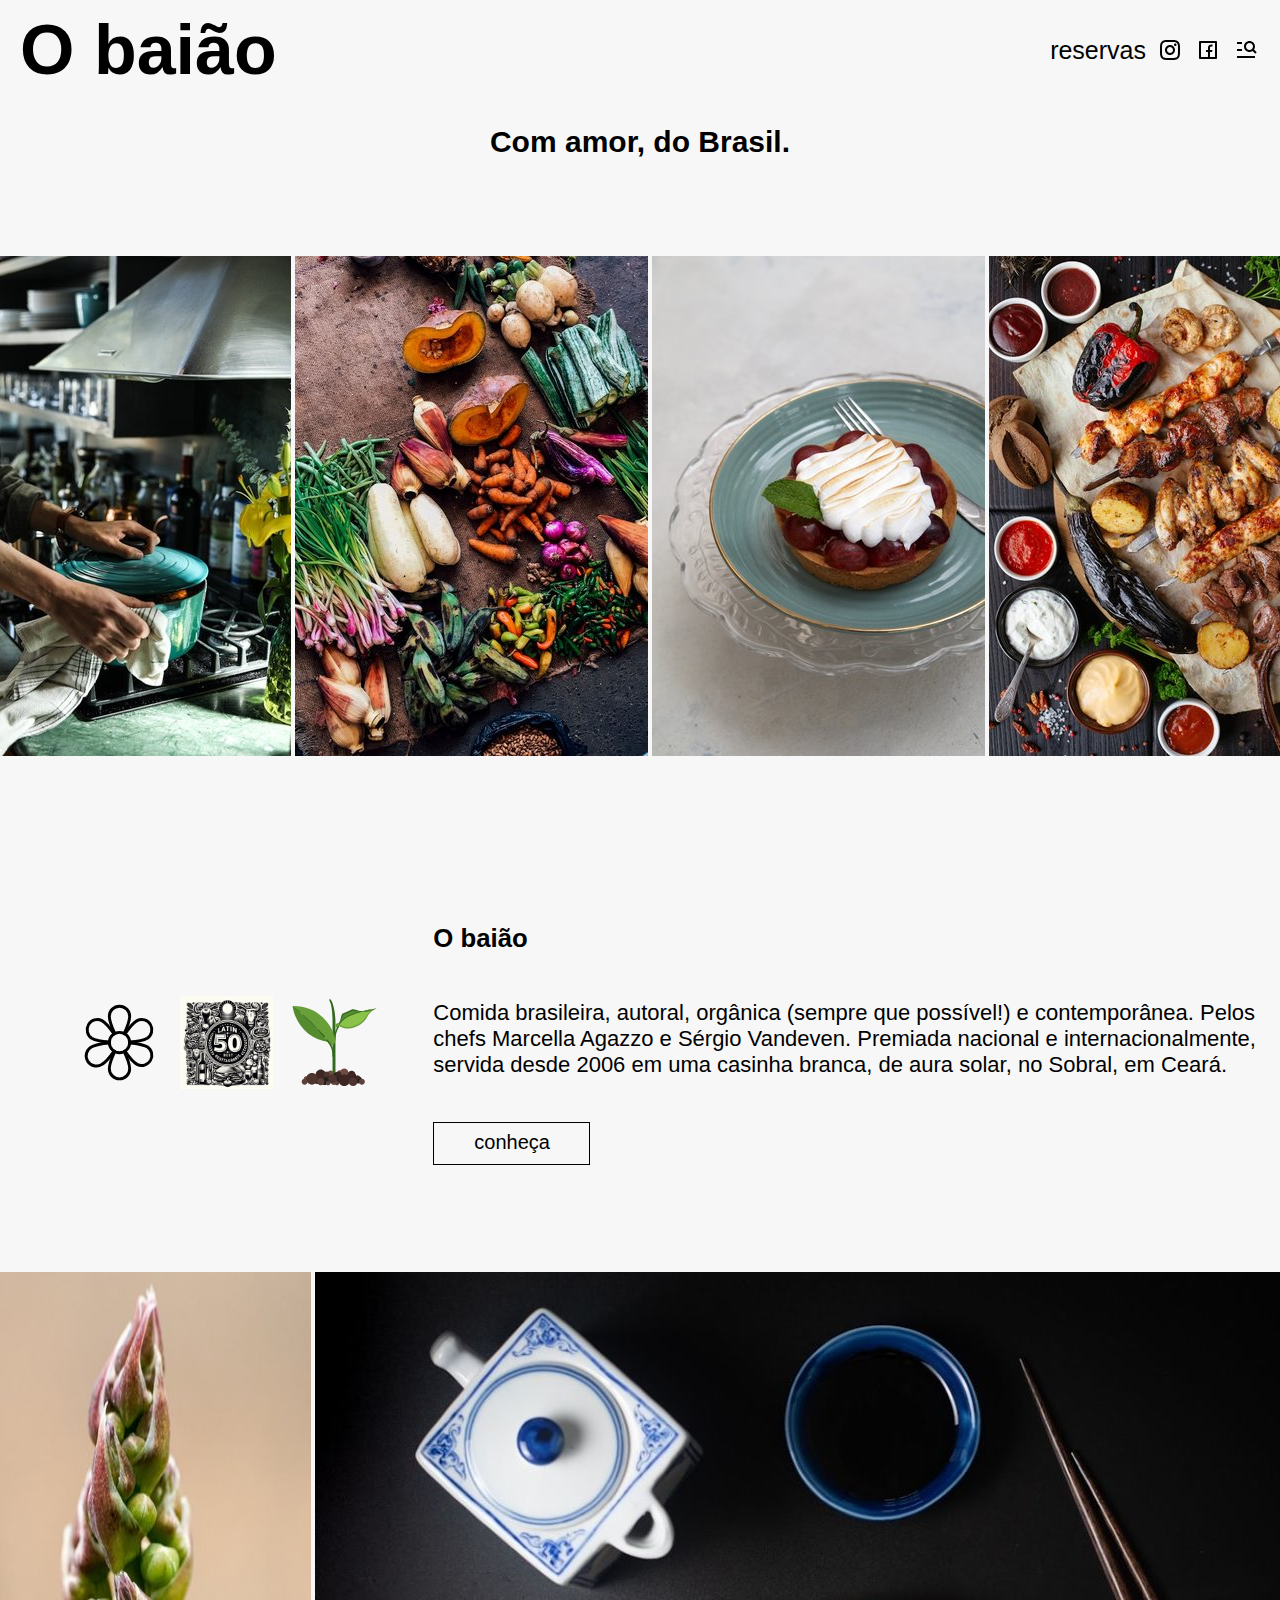
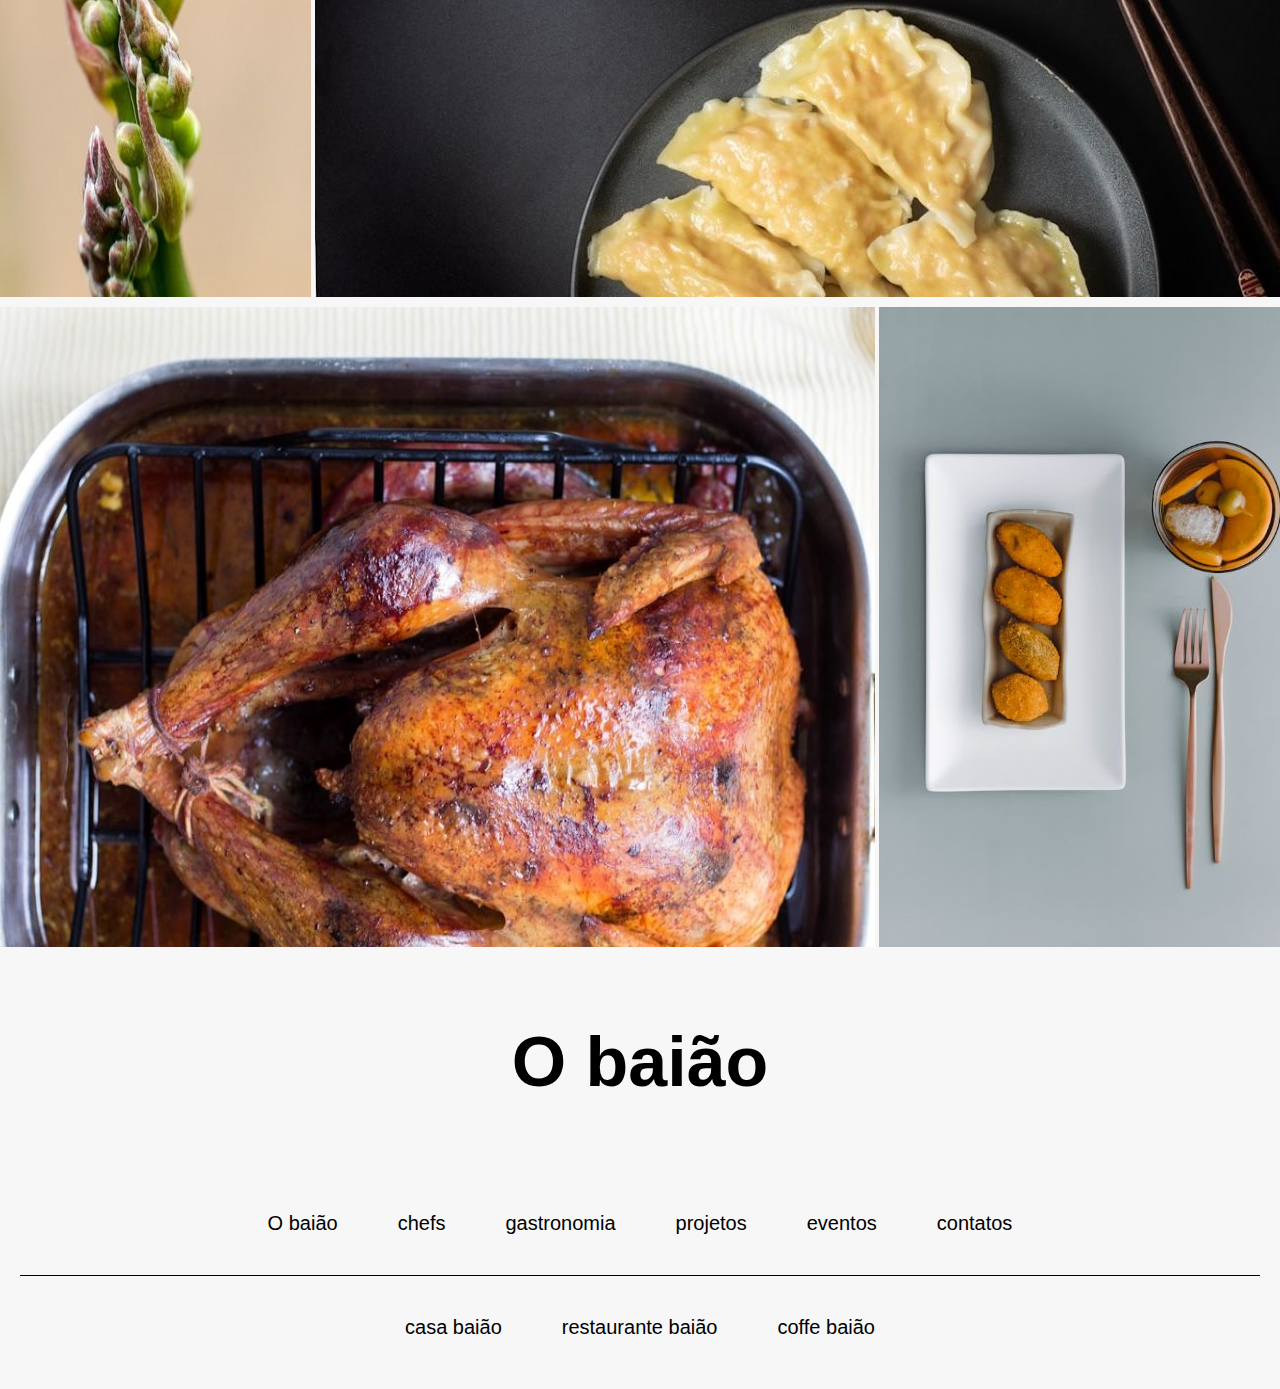
<file: index.html>
<!DOCTYPE html>

<head>
  <meta charset="UTF-8">
  <meta nome="viewport" content="width=device-width, initial-scale=1">
  <title> O baião - restaurante </title>
  <link rel="stylesheet" href="/style.css">
</head>

<body>
  <main>
    <div class=" display cabecalho">
      <h1 class="display-h1-start"> O baião </h1>
      <div class="flex-icon-reserva">
        <a class="cabecalho-reserva " href="/"> reservas </a>
        <a href="/"><img class="icone" src="/icon/insta.png" alt="instagram"></a>
        <a href="/"><img class="icone" src="/icon/face.png" alt="Facebook"></a>
        <a href="/links/menu.html"><img class="icone" src="/icon/menu.png" alt="Menu"></a>

      </div>
    </div>

    <div>
      <h2 class="slogan">Com amor, do Brasil. </h2>
    </div>
    <div class="display">
      <div class="flex-img">
        <img src="/img/img1.jpg" alt="Nossa cozinha">
        <img src="/img/img3.jpg" alt="Vegetais">
        <img src="/img/img11.jpg" alt="Sobremsa">
        <img src="/img/img33.jpg" alt="Sobremsa">
      </div>
    </div>

    <div class="display premio">
      <div class="flex-premios">
        <img class="icon-premio" src="/icon/flor.svg" alt="Flor">
        <img class="icon-premio" src="/icon/fifty.jpeg" alt="Premiação">
        <img class="icon-premio" src="/icon/ambiente.svg" alt="Muda de planta">
      </div>
      <div class="display texto-alinhamento">
        <h3> O baião</h3>
        <p> Comida brasileira, autoral, orgânica (sempre que possível!) e contemporânea. Pelos chefs Marcella Agazzo e Sérgio Vandeven. Premiada nacional e internacionalmente, servida desde 2006 em uma casinha branca, de aura solar, no Sobral, em Ceará.
        <p>
          <a class="botao-conheca" href="/"> conheça </a>
      </div>
    </div>

    <div class="display-img">
      <div class="flex-img2">
        <img src="/img/img23.jpg" alt="">
        <img src="/img/guioza.jpg" alt="">
      </div>
      <div class="flex-img2">
        <img src="/img/frango2.jpg" alt="">
        <img src="/img/petisco.jpg" alt="">
      </div>
    </div>

    <div>
      <h1 class="display-h1-center "> O baião</h1>
      <div class="flex-rodape">
        <a href="/links/obaiao.html"> O baião</a>
        <a href="/links/chefs.html"> chefs</a>
        <a href="/links/gastronomia.html"> gastronomia</a>
        <a href="/links/projetos.html"> projetos</a>
        <a href="/links/eventos.html"> eventos</a>
        <a href="/links/contato.html"> contatos</a>
      </div>
      <div class="display">
        <span class="detalhe-rodape"> </span>
      </div>
      <div class="flex-rodape">
        <a href="/"> casa baião </a>
        <a href="/"> restaurante baião </a>
        <a href="/"> coffe baião </a>
      </div>
    </div>

  </main>
</body>


</html>
</file>
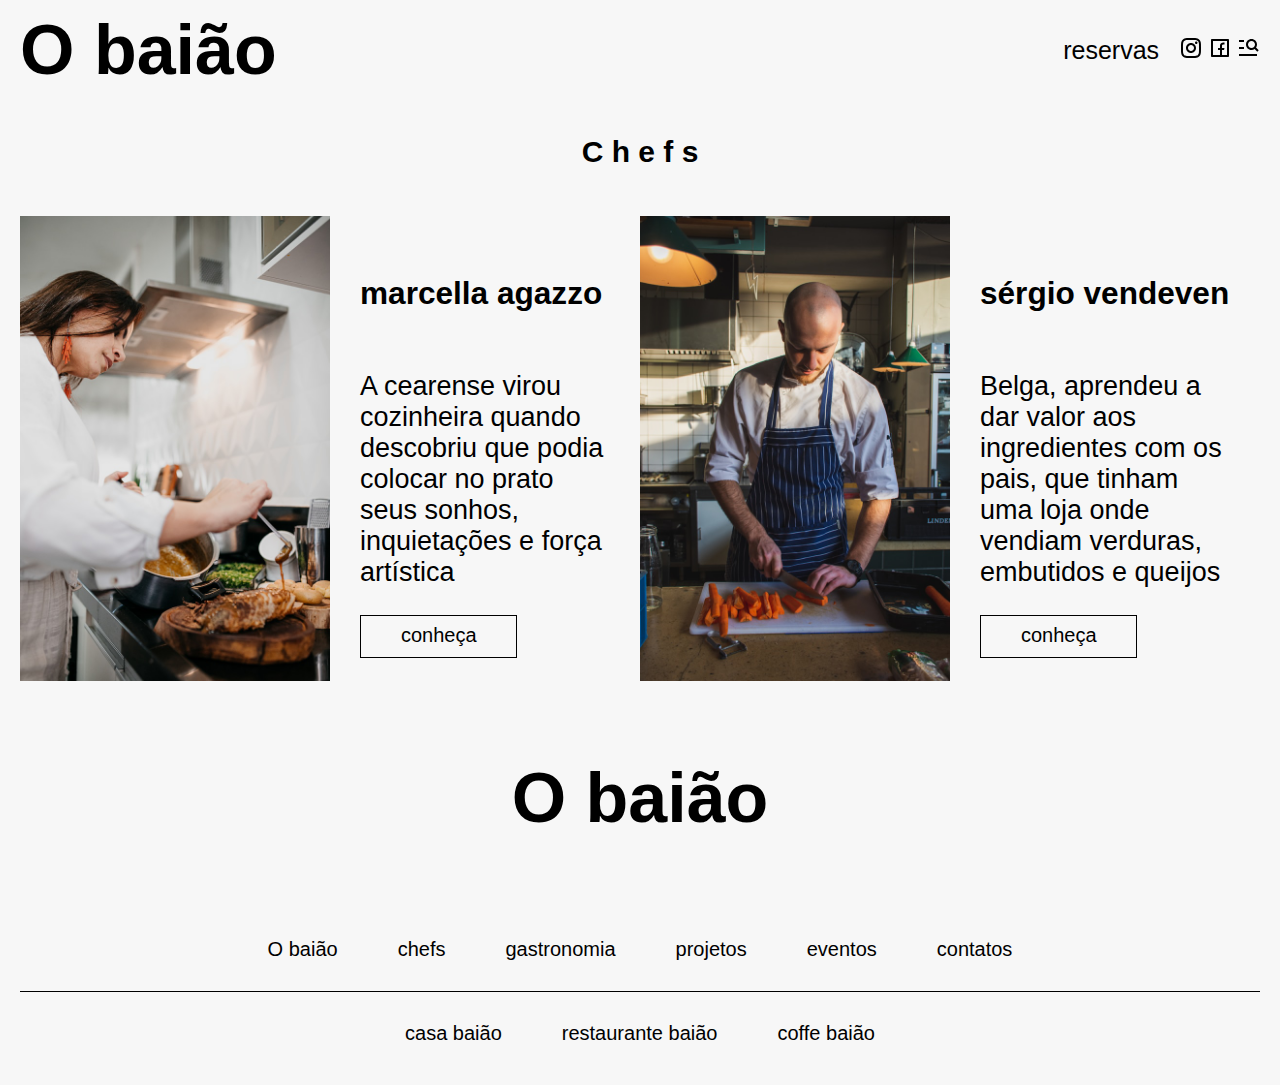
<file: links/chefs.html>
<!DOCTYPE html>

<head>
  <meta charset="UTF-8">
  <title>O baião</title>
  <link rel="stylesheet" href="/chefstyle.css">

</head>

<body>
  <div class=" display cabecalho">
    <h1 class="display-h1-start"> O baião </h1>
    <div class="flex-icon-reserva">
      <a class="cabecalho-reserva reserva" href="/"> reservas </a>
      <div>
        <a href="/"><img class="icone" src="/icon/insta.png" alt="instagram"></a>
        <a href="/"><img class="icone" src="/icon/face.png" alt="Facebook"></a>
        <a href="/links/menu.html"><img class="icone" src="/icon/menu.png" alt="Menu"></a>
      </div>
    </div>
  </div>
  <div>
    <h2 class="slogan">C h e f s </h2>
  </div>

  <div class="display colunas">
    <div>
      <img src="/img/chefmulher.jpg" alt="Chef de cozinha mulher">
    </div>
    <div class="display descricao">
      <h3> marcella agazzo</h3>
      <p>A cearense virou cozinheira quando descobriu que podia colocar no prato seus sonhos, inquietações e força artística </p>
      <a class="botao-conheca" href="/"> conheça</a>
    </div>
    <div>
      <img src="/img/chefhomem.jpg" alt="Chef de cozinha homem">
    </div>
    <div class="display descricao">
      <h3> sérgio vendeven</h3>
      <p>Belga, aprendeu a dar valor aos ingredientes com os pais, que tinham uma loja onde vendiam verduras, embutidos e queijos</p>
      <a class="botao-conheca" href="/"> conheça </a>
    </div>
  </div>

  <div>
    <h1 class="display-h1-center "> O baião</h1>
    <div class="flex-rodape">
      <a href="/links/obaiao.html"> O baião</a>
      <a href="/links/chefs.html"> chefs</a>
      <a href="/links/gastronomia.html"> gastronomia</a>
      <a href="/links/projetos.html"> projetos</a>
      <a href="/links/eventos.html"> eventos</a>
      <a href="/links/contato.html"> contatos</a>
    </div>
    <div class="display">
      <span class="detalhe-rodape"> </span>
    </div>
    <div class="flex-rodape">
      <a href="/"> casa baião </a>
      <a href="/"> restaurante baião </a>
      <a href="/"> coffe baião </a>
    </div>
  </div>

</body>

</html>
</file>
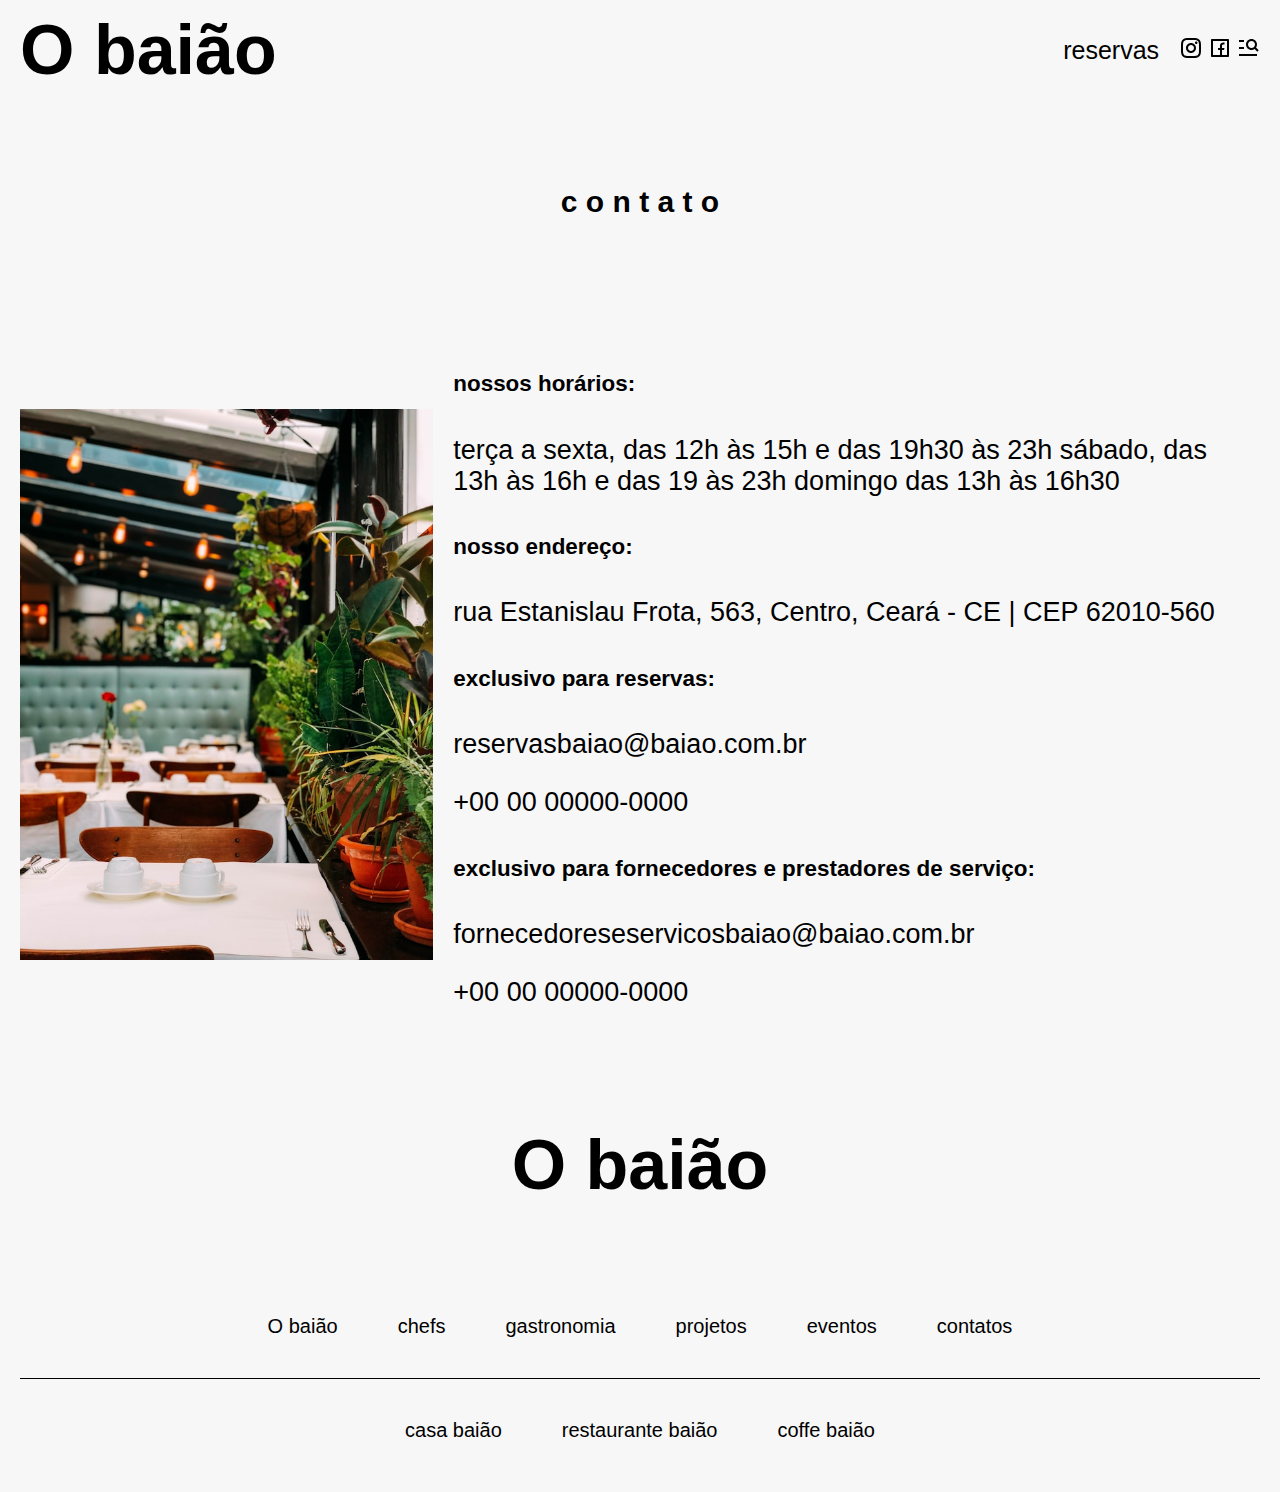
<file: links/contato.html>
<!DOCTYPE html>

<head>
  <meta charset="UTF-8">
  <title>O baião</title>
  <link rel="stylesheet" href="/contatostyle.css">

</head>

<body>
  <div class=" display cabecalho">
    <h1 class="display-h1-start"> O baião </h1>
    <div class="flex-icon-reserva">
      <a class="cabecalho-reserva reserva" href="/"> reservas </a>
      <div>
        <a href="/"><img class="icone" src="/icon/insta.png" alt="instagram"></a>
        <a href="/"><img class="icone" src="/icon/face.png" alt="Facebook"></a>
        <a href="/links/menu.html"><img class="icone" src="/icon/menu.png" alt="Menu"></a>
      </div>
    </div>
  </div>
  <div>
    <h2 class="slogan"> c o n t a t o </h2>
  </div>

  <div class="grid-infos">
    <img src="/img/ambiente.jpg" alt="Chef de cozinha mulher">

    <div class="flex-infos">
      <h5>nossos horários:</h5>
      <p> terça a sexta, das 12h às 15h e das 19h30 às 23h sábado, das 13h às 16h e das 19 às 23h domingo das 13h às 16h30</p>
      <h5>nosso endereço:</h5>
      <p>rua Estanislau Frota, 563, Centro, Ceará - CE | CEP 62010-560</p}>
      <h5>exclusivo para reservas:</h5>
      <p> reservasbaiao@baiao.com.br</p>
      <p> +00 00 00000-0000</p>
      <h5>exclusivo para fornecedores e prestadores de serviço:</h5>
      <p> fornecedoreseservicosbaiao@baiao.com.br</p>
      <p> +00 00 00000-0000</p>
    </div>
  </div>

  </div>


  <div>
    <h1 class="display-h1-center "> O baião</h1>
    <div class="flex-rodape">
      <a href="/links/obaiao.html"> O baião</a>
      <a href="/links/chefs.html"> chefs</a>
      <a href="/links/gastronomia.html"> gastronomia</a>
      <a href="/links/projetos.html"> projetos</a>
      <a href="/links/eventos.html"> eventos</a>
      <a href="/links/contato.html"> contatos</a>
    </div>
    <div class="display">
      <span class="detalhe-rodape"> </span>
    </div>
    <div class="flex-rodape">
      <a href="/"> casa baião </a>
      <a href="/"> restaurante baião </a>
      <a href="/"> coffe baião </a>
    </div>
  </div>

</body>

</html>
</file>
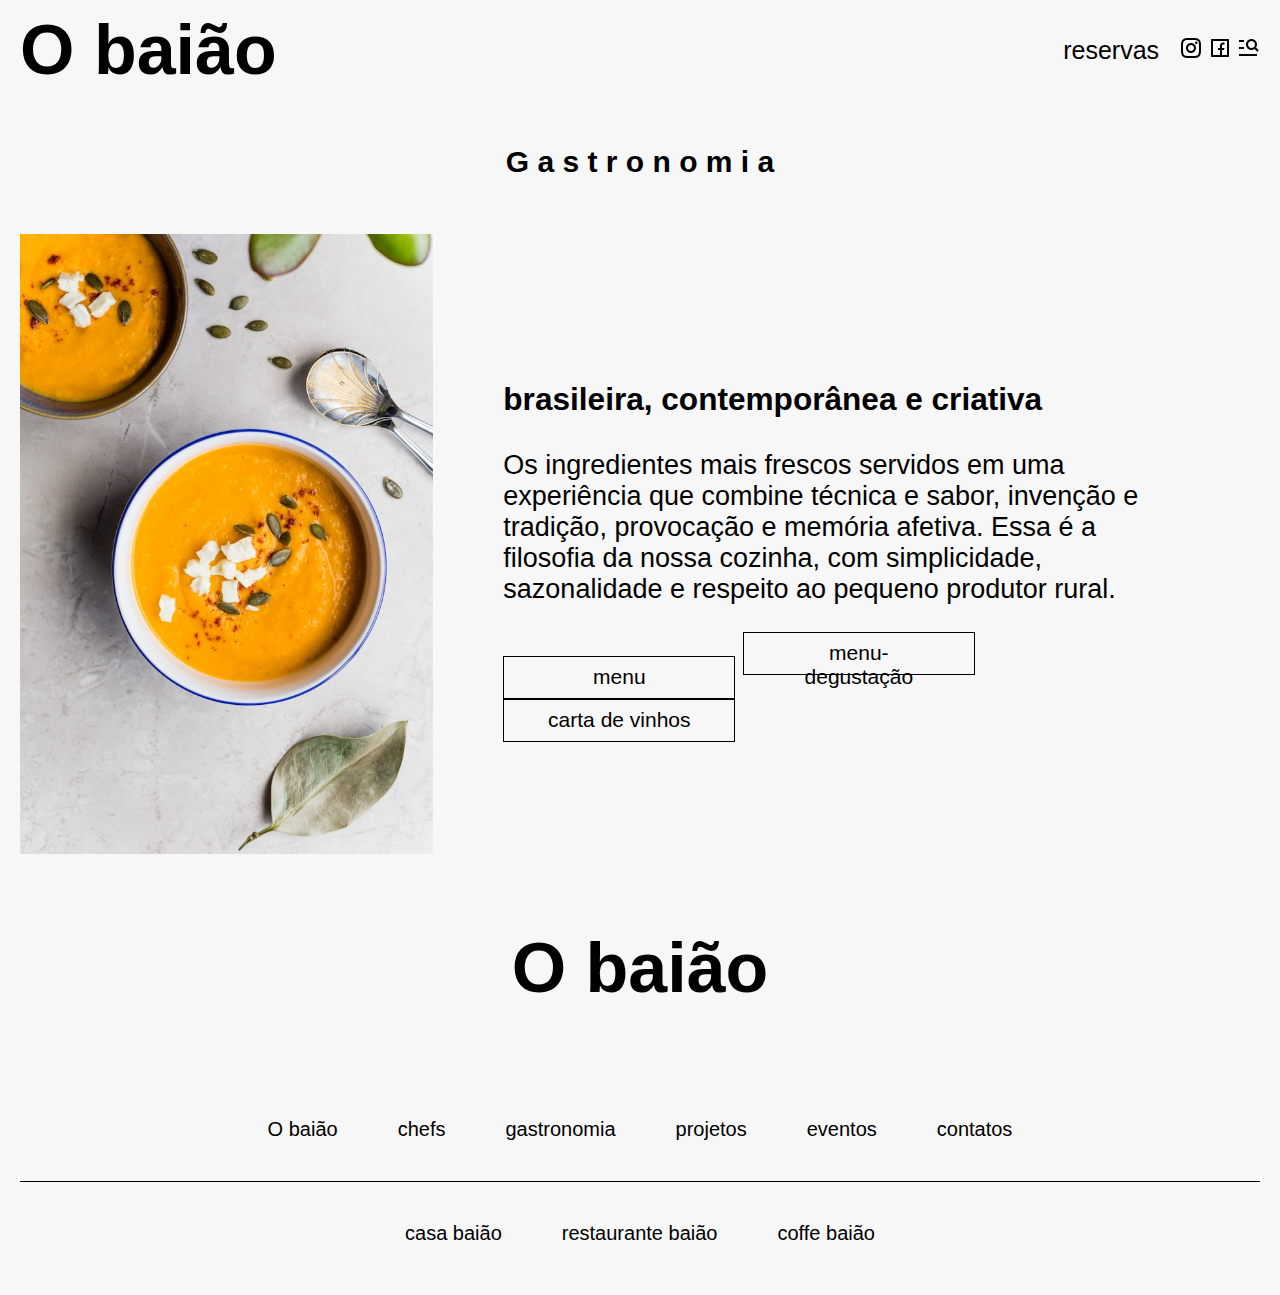
<file: links/gastronomia.html>
<!DOCTYPE html>

<head>
  <meta charset="UTF-8">
  <title>O baião</title>
  <link rel="stylesheet" href="/gastronomiastyle.css">

</head>

<body>
  <div class=" display cabecalho">
    <h1 class="display-h1-start"> O baião </h1>
    <div class="flex-icon-reserva">
      <a class="cabecalho-reserva reserva" href="/"> reservas </a>
      <div>
        <a href="/"><img class="icone" src="/icon/insta.png" alt="instagram"></a>
        <a href="/"><img class="icone" src="/icon/face.png" alt="Facebook"></a>
        <a href="/links/menu.html"><img class="icone" src="/icon/menu.png" alt="Menu"></a>
      </div>
    </div>
  </div>
  <div>
    <h2 class="slogan"> G a s t r o n o m i a </h2>
  </div>

  <div class="display colunas">
    <div class="flex-gastro-texto">
      <img src="/img/imggastro.jpg" alt="Chef de cozinha mulher">
    </div>
    <div class="grid-gastro">
      <h3> brasileira, contemporânea e criativa</h3>
      <p>Os ingredientes mais frescos servidos em uma experiência que combine técnica e sabor, invenção e tradição, provocação e memória afetiva. Essa é a filosofia da nossa cozinha, com simplicidade, sazonalidade e respeito ao pequeno produtor rural.</p>

      <a class="botoes" href="/"> menu</a>
      <a class="botoes" href="/"> menu-degustação</a>
      <a class="botoes" href="/"> carta de vinhos</a>

    </div>
  </div>


  <div>
    <h1 class="display-h1-center "> O baião</h1>
    <div class="flex-rodape">
      <a href="/links/obaiao.html"> O baião</a>
      <a href="/links/chefs.html"> chefs</a>
      <a href="/links/gastronomia.html"> gastronomia</a>
      <a href="/links/projetos.html"> projetos</a>
      <a href="/links/eventos.html"> eventos</a>
      <a href="/links/contato.html"> contatos</a>
    </div>
    <div class="display">
      <span class="detalhe-rodape"> </span>
    </div>
    <div class="flex-rodape">
      <a href="/"> casa baião </a>
      <a href="/"> restaurante baião </a>
      <a href="/"> coffe baião </a>
    </div>
  </div>

</body>

</html>
</file>
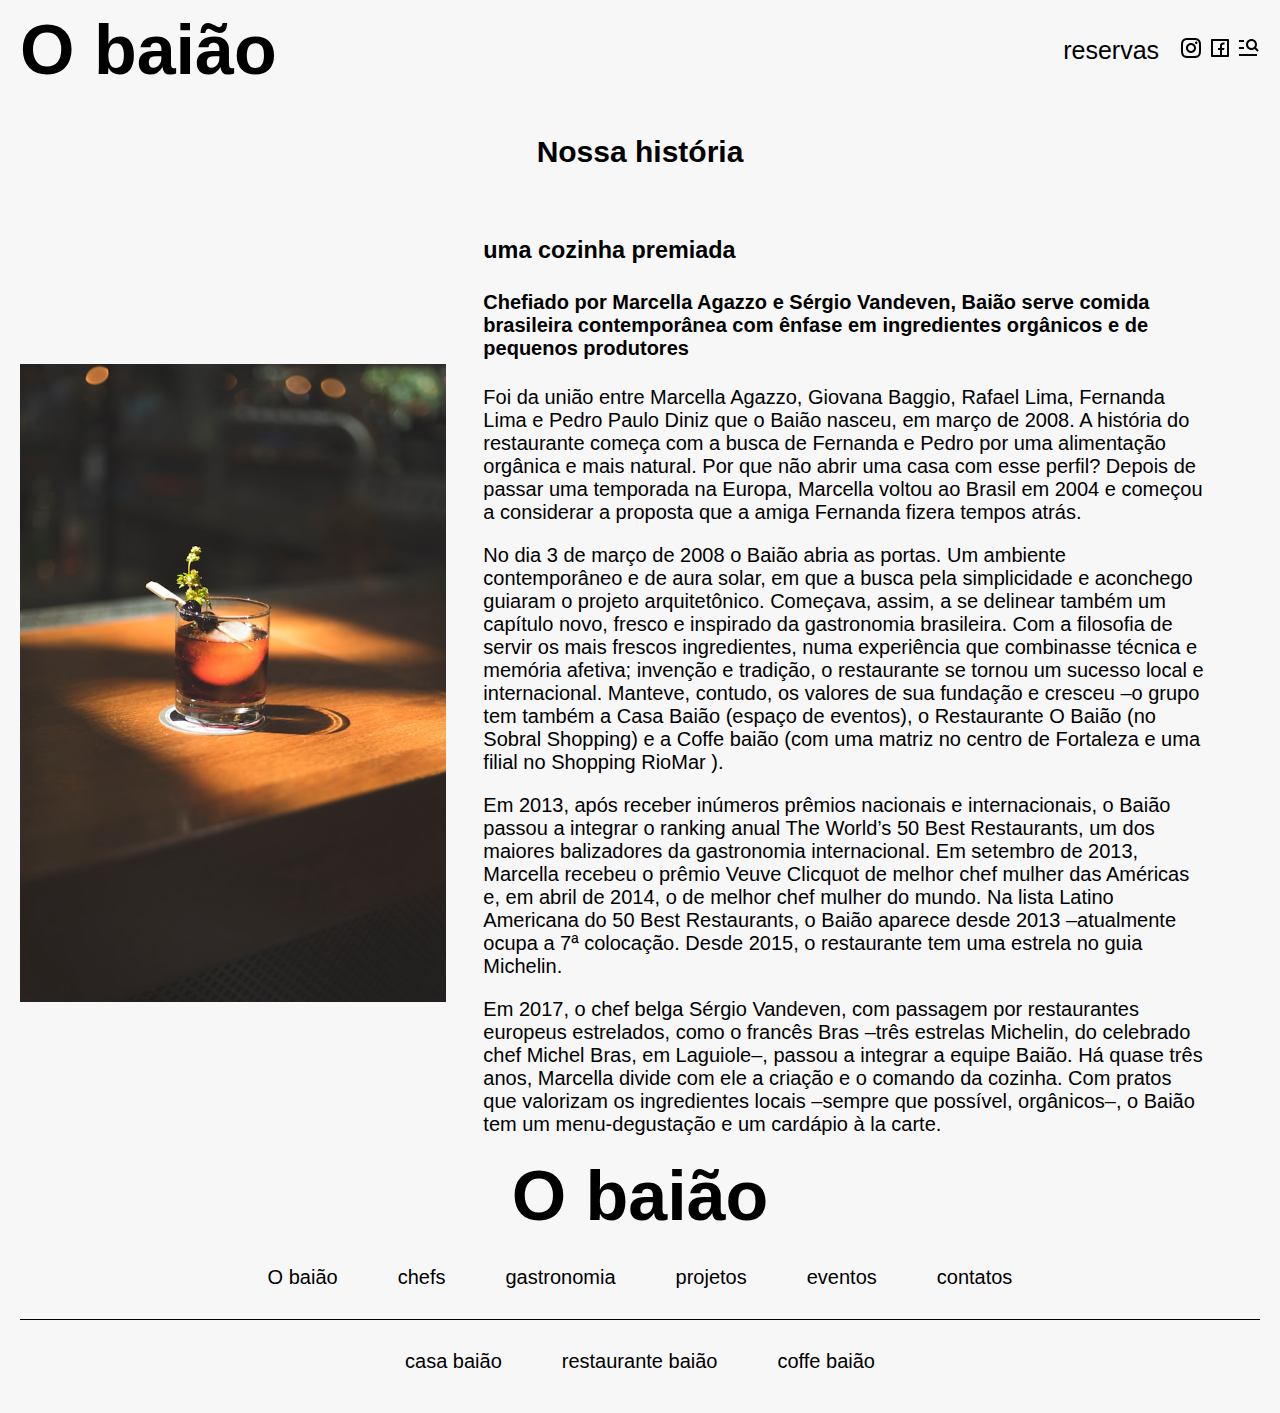
<file: links/obaiao.html>
<!DOCTYPE html>

<head>
  <meta charset="UTF-8">
  <title>O baião</title>
  <link rel="stylesheet" href="/obaiao.css">

</head>

<body>
  <div class=" display cabecalho">
    <h1 class="display-h1-start"> O baião </h1>
    <div class="flex-icon-reserva">
      <a class="cabecalho-reserva reserva" href="/"> reservas </a>
      <div>
        <a href="/"><img class="icone" src="/icon/insta.png" alt="instagram"></a>
        <a href="/"><img class="icone" src="/icon/face.png" alt="Facebook"></a>
        <a href="/links/menu.html"><img class="icone" src="/icon/menu.png" alt="Menu"></a>
      </div>
    </div>
  </div>
  <div>
    <h2 class="slogan"> Nossa história </h2>
  </div>

  <div class="display colunas">
    <div>
      <img src="/img/obaiao.jpg" alt="Chef de cozinha mulher">
    </div>
    <div class="grid-gastro">
      <h3> uma cozinha premiada</h3>
      <h4>Chefiado por Marcella Agazzo e Sérgio Vandeven, Baião serve comida brasileira contemporânea com ênfase em ingredientes orgânicos e de pequenos produtores </h4>
      <p>Foi da união entre Marcella Agazzo, Giovana Baggio, Rafael Lima, Fernanda Lima e Pedro Paulo Diniz que o Baião nasceu, em março de 2008. A história do restaurante começa com a busca de Fernanda e Pedro por uma alimentação orgânica e mais natural. Por que não abrir uma casa com esse perfil? Depois de passar uma temporada na Europa, Marcella voltou ao Brasil em 2004 e começou a considerar a proposta que a amiga Fernanda fizera tempos atrás.</p>
      <p>No dia 3 de março de 2008 o Baião abria as portas. Um ambiente contemporâneo e de aura solar, em que a busca pela simplicidade e aconchego guiaram o projeto arquitetônico. Começava, assim, a se delinear também um capítulo novo, fresco e inspirado da gastronomia brasileira. Com a filosofia de servir os mais frescos ingredientes, numa experiência que combinasse técnica e memória afetiva; invenção e tradição, o restaurante se tornou um sucesso local e internacional. Manteve, contudo, os valores de sua fundação e cresceu –o grupo tem também a Casa Baião (espaço de eventos), o Restaurante O Baião (no Sobral Shopping) e a Coffe baião (com uma matriz no centro de Fortaleza e uma filial no Shopping RioMar ).</p>
      <p>Em 2013, após receber inúmeros prêmios nacionais e internacionais, o Baião passou a integrar o ranking anual The World’s 50 Best Restaurants, um dos maiores balizadores da gastronomia internacional. Em setembro de 2013, Marcella recebeu o prêmio Veuve Clicquot de melhor chef mulher das Américas e, em abril de 2014, o de melhor chef mulher do mundo. Na lista Latino Americana do 50 Best Restaurants, o Baião aparece desde 2013 –atualmente ocupa a 7ª colocação. Desde 2015, o restaurante tem uma estrela no guia Michelin.</p>
      <p>Em 2017, o chef belga Sérgio Vandeven, com passagem por restaurantes europeus estrelados, como o francês Bras –três estrelas Michelin, do celebrado chef Michel Bras, em Laguiole–, passou a integrar a equipe Baião. Há quase três anos, Marcella divide com ele a criação e o comando da cozinha. Com pratos que valorizam os ingredientes locais –sempre que possível, orgânicos–, o Baião tem um menu-degustação e um cardápio à la carte.</p>
    </div>
  </div>


  <div>
    <h1 class="display-h1-center "> O baião</h1>
    <div class="flex-rodape">
      <a href="/links/obaiao.html"> O baião</a>
      <a href="/links/chefs.html"> chefs</a>
      <a href="/links/gastronomia.html"> gastronomia</a>
      <a href="/links/projetos.html"> projetos</a>
      <a href="/links/eventos.html"> eventos</a>
      <a href="/links/contato.html"> contatos</a>
    </div>
    <div class="display">
      <span class="detalhe-rodape"> </span>
    </div>
    <div class="flex-rodape">
      <a href="/"> casa baião </a>
      <a href="/"> restaurante baião </a>
      <a href="/"> coffe baião </a>
    </div>
  </div>

</body>

</html>
</file>
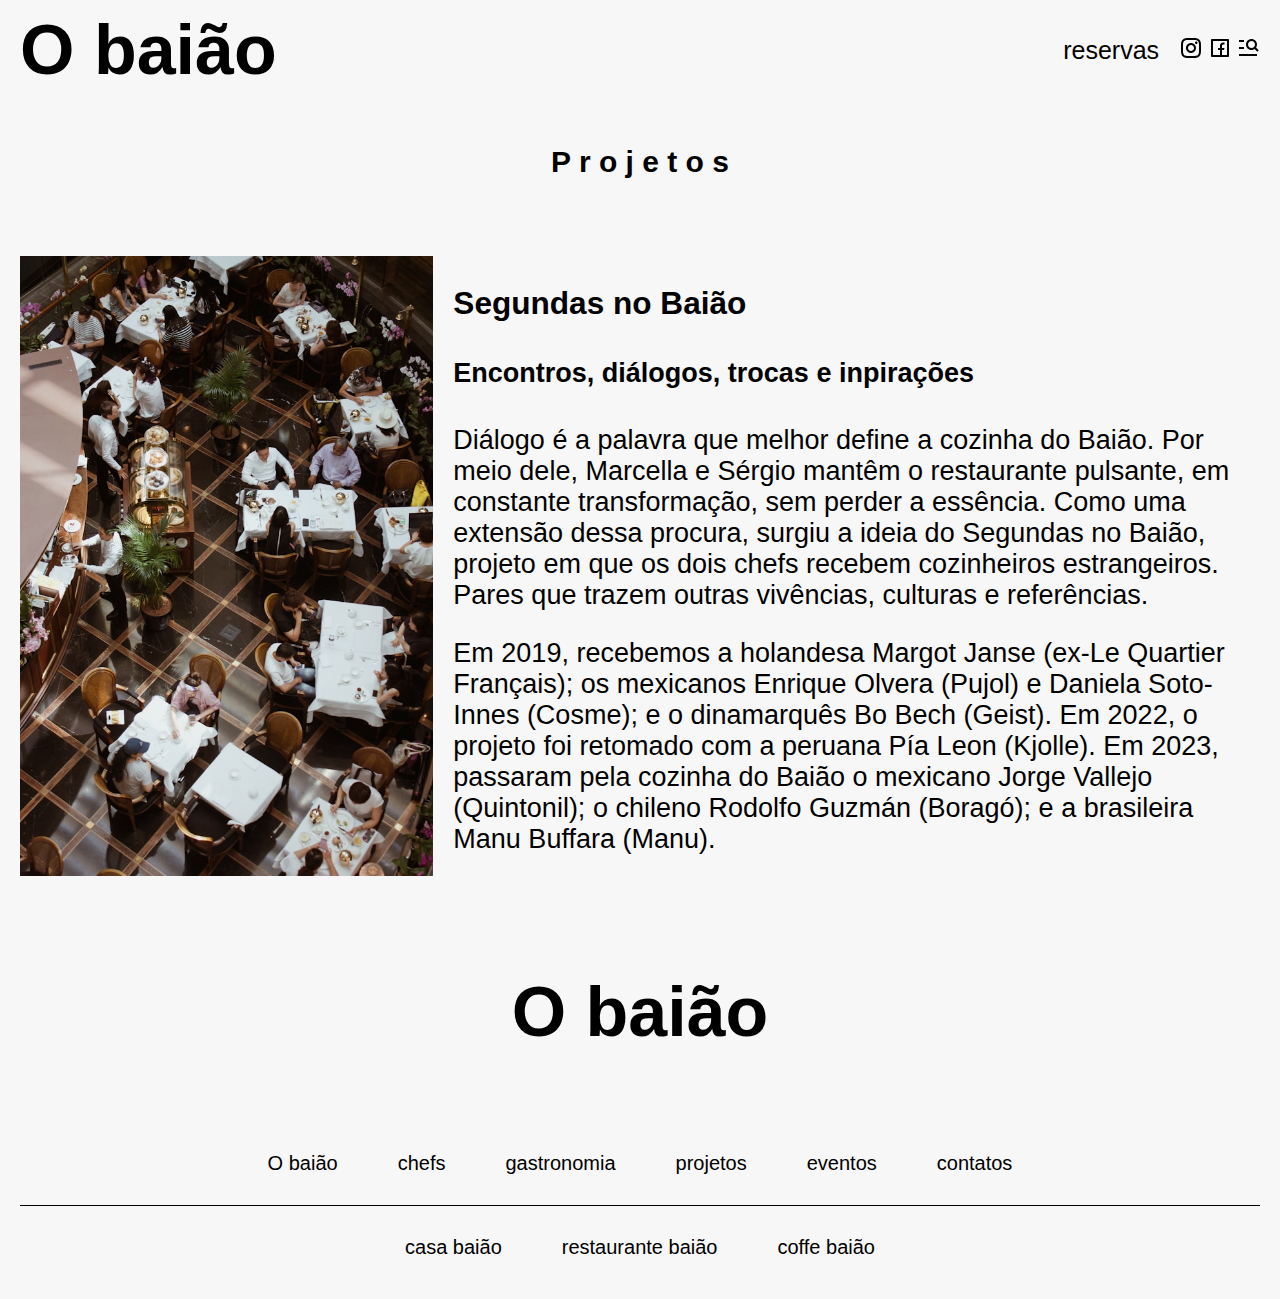
<file: links/projetos.html>
<!DOCTYPE html>

<head>
  <meta charset="UTF-8">
  <title>O baião</title>
  <link rel="stylesheet" href="/projetosstyle.css">

</head>

<body>
  <div class=" display cabecalho">
    <h1 class="display-h1-start"> O baião </h1>
    <div class="flex-icon-reserva">
      <a class="cabecalho-reserva reserva" href="/"> reservas </a>
      <div>
        <a href="/"><img class="icone" src="/icon/insta.png" alt="instagram"></a>
        <a href="/"><img class="icone" src="/icon/face.png" alt="Facebook"></a>
        <a href="/links/menu.html"><img class="icone" src="/icon/menu.png" alt="Menu"></a>
      </div>
    </div>
  </div>
  <div>
    <h2 class="slogan"> P r o j e t o s</h2>
  </div>

  <div class="display colunas">
    <div class="flex-gastro-texto">
      <img src="/img/projetos.jpg" alt="Chef de cozinha mulher">
    </div>
    <div class="grid-gastro">
      <h3> Segundas no Baião</h3>
      <h4>Encontros, diálogos, trocas e inpirações</h4>
      <p>Diálogo é a palavra que melhor define a cozinha do Baião. Por meio dele, Marcella e Sérgio mantêm o restaurante pulsante, em constante transformação, sem perder a essência. Como uma extensão dessa procura, surgiu a ideia do Segundas no Baião, projeto em que os dois chefs recebem cozinheiros estrangeiros. Pares que trazem outras vivências, culturas e referências. </p>
      <p>
        Em 2019, recebemos a holandesa Margot Janse (ex-Le Quartier Français); os mexicanos Enrique Olvera (Pujol) e Daniela Soto-Innes (Cosme); e o dinamarquês Bo Bech (Geist). Em 2022, o projeto foi retomado com a peruana Pía Leon (Kjolle). Em 2023, passaram pela cozinha do Baião o mexicano Jorge Vallejo (Quintonil); o chileno Rodolfo Guzmán (Boragó); e a brasileira Manu Buffara (Manu).</p>

    </div>
  </div>


  <div>
    <h1 class="display-h1-center "> O baião</h1>
    <div class="flex-rodape">
      <a href="/links/obaiao.html"> O baião</a>
      <a href="/links/chefs.html"> chefs</a>
      <a href="/links/gastronomia.html"> gastronomia</a>
      <a href="/links/projetos.html"> projetos</a>
      <a href="/links/eventos.html"> eventos</a>
      <a href="/links/contato.html"> contatos</a>
    </div>
    <div class="display">
      <span class="detalhe-rodape"> </span>
    </div>
    <div class="flex-rodape">
      <a href="/"> casa baião </a>
      <a href="/"> restaurante baião </a>
      <a href="/"> coffe baião </a>
    </div>
  </div>

</body>

</html>
</file>
<file: style.css>
:root {
  --fundo-1: #f7f7f7;
  --fundo-2: #ffffff;
  --texto-geral: #000000;
  --texto-baiao: #000000;
}

@media (prefers-colors-scheme: dark) {
  :root {
    --fundo-1: #000000;
    --fundo-2: #000000;
    -texto-geral: #ffffff;
    --texto-baiao: #ffffff;
  }
}
body {
  font-family: "Gill Sans", "Gill Sans MT", Calibri, "Trebuchet MS", sans-serif;
  background: var(--fundo-1);
  margin: 10px 20px;
  align-items: center;
}
h1 {
  font-size: 70px;
  display: flex;
  color: var(--texto-baiao);
  margin: 0px;
  padding: 0px 0px;
}
h3 {
  color: var(--texto-baiao);
}
p {
  color: var(--texto-baiao);
}
a {
  text-decoration: none;
  color: var(--texto-baiao);
  background: var(--fundo-1);
  transition: 0.3s;
}
h2 {
  color: var(--texto-baiao);
  padding: 80px 0px;
  font-size: 30px;
}
img {
  margin: 2px;
  max-width: 100%;
  display: block;
}
.display-h1-start {
  place-content: start;
}
.display-h1-center {
  place-content: center;
  padding: 70px 0px;
}
.display {
  display: grid;
  align-items: center;
}
.slogan {
  display: grid;
  justify-content: center;
  padding: 10px;
}
.detalhe {
  width: 1000px;
  height: 1px;
  color: var(--texto-geral);
  margin: auto;
}
.flex-rodape {
  display: flex;
  flex-wrap: wrap;
  gap: 60px;
  padding: 40px 0px;
  place-content: center;
  text-decoration: none;
  font-size: 20px;
}
.detalhe-rodape {
  text-align: center;
  height: 1px;
  background-color: var(--texto-geral);
}
.flex-icon-reserva {
  display: flex;
  gap: 10px;
  justify-content: end;
}
.flex-icon {
  justify-content: flex-end;
}
.cabecalho {
  grid-template-columns: 1fr 1fr;
}
.premio {
  padding: 80px 0px;
  grid-template-columns: 1fr 2fr;
}
.cabecalho-reserva {
  font-size: 25px;
}
.icon-premio {
  max-width: 25%;
}
.icone {
  max-width: 100%;
}
.flex-premios {
  display: flex;
  gap: 10px;
  padding: 20px;
  justify-content: center;
}
.texto-alinhamento {
  text-align: start;
  font-size: 22px;
}

.botao-conheca {
  font-size: 20px;
  display: inline-block;
  border: 1px solid var(--texto-geral);
  padding: 8px 40px;
  width: 75px;
  height: 25px;
  text-align: center;
}
.flex-img {
  display: flex;
  justify-content: center;
  padding: 60px 0px;
}

.flex-img2 {
  display: flex;
  padding: 3px;
  justify-content: center;
}
.grid-img {
  display: grid;
  grid-template-columns: 1fr 1fr;
  align-items: center;
}
.display-img {
  display: grid;
  align-items: center;
}
</file>
<file: chefstyle.css>
:root {
  --fundo-1: #f7f7f7;
  --fundo-2: #ffffff;
  --texto-geral: #000000;
  --texto-baiao: #000000;
}

@media (prefers-colors-scheme: dark) {
  :root {
    --fundo-1: #000000;
    --fundo-2: #000000;
    -texto-geral: #ffffff;
    --texto-baiao: #ffffff;
  }
}
body {
  font-family: "Gill Sans", "Gill Sans MT", Calibri, "Trebuchet MS", sans-serif;
  background: var(--fundo-1);
  margin: 10px 20px;
  align-items: center;
}
h1 {
  font-size: 70px;
  display: flex;
  color: var(--texto-baiao);
  margin: 0px;
  padding: 0px 0px;
}
h3 {
  color: var(--texto-baiao);
}
p {
  color: var(--texto-baiao);
}
a {
  text-decoration: none;
  color: var(--texto-baiao);
  background: var(--fundo-1);
  transition: 0.3s;
}
h2 {
  color: var(--texto-baiao);
  padding: 80px 0px;
  font-size: 30px;
}

.display-h1-start {
  place-content: start;
}
.display-h1-center {
  place-content: center;
  padding: 70px 0px;
}
.display {
  display: grid;
  align-items: center;
}
.cabecalho {
  grid-template-columns: 1fr 1fr;
}
.flex-icon-reserva {
  display: flex;
  gap: 20px;
  justify-content: end;
}
.cabecalho-reserva {
  font-size: 25px;
}
.slogan {
  display: grid;
  justify-content: center;
  padding: 20px;
  font-size: 30px;
}
.botao-conheca {
  font-size: 20px;
  display: inline-block;
  border: 1px solid black;
  padding: 8px 40px;
  width: 75px;
  height: 25px;
  text-align: center;
}
/*css rodapé*/

.flex-rodape {
  display: flex;
  flex-wrap: wrap;
  gap: 60px;
  padding: 30px;
  place-content: center;
  text-decoration: none;
  font-size: 20px;
}
.detalhe-rodape {
  text-align: center;
  height: 1px;
  background-color: black;
}

/* css do chef*/
.flex-chef-texto {
  display: flex;
}
img {
  max-width: 100%;
}
.colunas {
  grid-template-columns: 1fr 1fr 1fr 1fr;
}
.descricao {
  text-align: start;
  margin: 30px;
  font-size: 27px;
}
</file>
<file: contatostyle.css>
:root {
  --fundo-1: #f7f7f7;
  --fundo-2: #ffffff;
  --texto-geral: #000000;
  --texto-baiao: #000000;
}
@media (prefers-colors-scheme: dark) {
  :root {
    --fundo-1: #000000;
    --fundo-2: #000000;
    -texto-geral: #ffffff;
    --texto-baiao: #ffffff;
  }
}
body {
  font-family: "Gill Sans", "Gill Sans MT", Calibri, "Trebuchet MS", sans-serif;
  background: var(--fundo-1);
  margin: 10px 20px;
  align-items: center;
}
h1 {
  font-size: 70px;
  display: flex;
  color: var(--texto-baiao);
  margin: 0px;
  padding: 0px 0px;
}
h3 {
  color: var(--texto-baiao);
}
p {
  color: var(--texto-baiao);
}
a {
  text-decoration: none;
  color: var(--texto-baiao);
  background: var(--fundo-1);
  transition: 0.3s;
}
h2 {
  color: var(--texto-baiao);
  padding: 0px 0px;
  font-size: 30px;
}
img {
  max-width: 100%;
}
.display-h1-start {
  place-content: start;
}
.display-h1-center {
  place-content: center;
  padding: 70px 0px;
}
.display {
  display: grid;
  align-items: center;
}
.cabecalho {
  grid-template-columns: 1fr 1fr;
}
.flex-icon-reserva {
  display: flex;
  gap: 20px;
  justify-content: end;
}
.cabecalho-reserva {
  font-size: 25px;
}
.slogan {
  display: grid;
  justify-content: center;
  padding: 70px;
  font-size: 30px;
}
/*css rodapé*/

.flex-rodape {
  display: flex;
  flex-wrap: wrap;
  gap: 60px;
  padding: 40px 0px;
  place-content: center;
  text-decoration: none;
  font-size: 20px;
}
.detalhe-rodape {
  text-align: center;
  height: 1px;
  background-color: black;
}
/* css contato*/
.icon-msg-tel {
  max-width: 3%;
}
.grid-infos {
  display: grid;
  font-size: 25px;
  grid-template-columns: 1fr 2fr;
  align-items: center;
  margin: 0px;
  font-size: 27px;
}
.flex-infos {
  text-align: start;
  margin: 0px;
  padding: 20px 20px;
}
</file>
<file: gastronomiastyle.css>
:root {
  --fundo-1: #f7f7f7;
  --fundo-2: #ffffff;
  --texto-geral: #000000;
  --texto-baiao: #000000;
}
@media (prefers-colors-scheme: dark) {
  :root {
    --fundo-1: #000000;
    --fundo-2: #000000;
    -texto-geral: #ffffff;
    --texto-baiao: #ffffff;
  }
}
body {
  font-family: "Gill Sans", "Gill Sans MT", Calibri, "Trebuchet MS", sans-serif;
  background: var(--fundo-1);
  margin: 10px 20px;
  align-items: center;
}
h1 {
  font-size: 70px;
  display: flex;
  color: var(--texto-baiao);
  margin: 0px;
  padding: 0px 0px;
}
h3 {
  color: var(--texto-baiao);
}
p {
  color: var(--texto-baiao);
}
a {
  text-decoration: none;
  color: var(--texto-baiao);
  background: var(--fundo-1);
  transition: 0.3s;
}
h2 {
  color: var(--texto-baiao);
  padding: 80px 0px;
  font-size: 30px;
}
.display-h1-start {
  place-content: start;
}
.display-h1-center {
  place-content: center;
  padding: 70px 0px;
}
.display {
  display: grid;
  align-items: center;
}
.cabecalho {
  grid-template-columns: 1fr 2fr;
}
.flex-icon-reserva {
  display: flex;
  gap: 20px;
  justify-content: end;
}
.cabecalho-reserva {
  font-size: 25px;
}
.slogan {
  display: grid;
  justify-content: center;
  padding: 30px;
  font-size: 30px;
}
.flex-rodape {
  display: flex;
  flex-wrap: wrap;
  gap: 60px;
  padding: 40px 0px;
  place-content: center;
  text-decoration: none;
  font-size: 20px;
}
.detalhe-rodape {
  text-align: center;
  height: 1px;
  background-color: black;
}
/* css gastronomia*/
img {
  max-width: 100%;
}
.colunas {
  grid-template-columns: 1fr 2fr;
}
.botoes {
  font-size: 21px;
  display: inline-block;
  border: 1px solid black;
  padding: 8px 40px;
  width: 150px;
  height: 25px;
  text-align: center;
  justify-content: space-between;
}
.grid-gastro {
  align-self: center;
  font-size: 27px;
  padding: 0px 70px;
}
</file>
<file: obaiao.css>
:root {
  --fundo-1: #f7f7f7;
  --fundo-2: #ffffff;
  --texto-geral: #000000;
  --texto-baiao: #000000;
}
@media (prefers-colors-scheme: dark) {
  :root {
    --fundo-1: #000000;
    --fundo-2: #000000;
    -texto-geral: #ffffff;
    --texto-baiao: #ffffff;
  }
}
body {
  font-family: "Gill Sans", "Gill Sans MT", Calibri, "Trebuchet MS", sans-serif;
  background: var(--fundo-1);
  margin: 10px 20px;
  align-items: center;
}
h1 {
  font-size: 70px;
  display: flex;
  color: var(--texto-baiao);
  margin: 0px;
  padding: 0px 0px;
}
h3 {
  color: var(--texto-baiao);
}
p {
  color: var(--texto-baiao);
}
a {
  text-decoration: none;
  color: var(--texto-baiao);
  background: var(--fundo-1);
  transition: 0.3s;
}
h2 {
  color: var(--texto-baiao);
  padding: 80px 0px;
  font-size: 30px;
}
.display-h1-start {
  place-content: start;
}
.display-h1-center {
  place-content: center;
}

.display {
  display: grid;
  align-items: center;
}
.cabecalho {
  grid-template-columns: 1fr 1fr;
}
.flex-icon-reserva {
  display: flex;
  gap: 20px;
  justify-content: end;
}
.cabecalho-reserva {
  font-size: 25px;
}
.slogan {
  display: grid;
  justify-content: center;
  padding: 20px;
  font-size: 30px;
}

.flex-rodape {
  display: flex;
  flex-wrap: wrap;
  gap: 60px;
  padding: 30px;
  place-content: center;
  text-decoration: none;
  font-size: 20px;
}
.detalhe-rodape {
  text-align: center;
  height: 1px;
  background-color: black;
}
/* css o baião*/
img {
  max-width: 103%;
}
.colunas {
  grid-template-columns: 1fr 2fr;
}
.grid-gastro {
  align-self: center;
  font-size: 20px;
  padding: 0px 50px;
}
</file>
<file: projetosstyle.css>
:root {
  --fundo-1: #f7f7f7;
  --fundo-2: #ffffff;
  --texto-geral: #000000;
  --texto-baiao: #000000;
}
@media (prefers-colors-scheme: dark) {
  :root {
    --fundo-1: #000000;
    --fundo-2: #000000;
    -texto-geral: #ffffff;
    --texto-baiao: #ffffff;
  }
}
body {
  font-family: "Gill Sans", "Gill Sans MT", Calibri, "Trebuchet MS", sans-serif;
  background: var(--fundo-1);
  margin: 10px 20px;
  align-items: center;
}
h1 {
  font-size: 70px;
  display: flex;
  color: var(--texto-baiao);
  margin: 0px;
  padding: 0px 0px;
}
h3 {
  color: var(--texto-baiao);
}
p {
  color: var(--texto-baiao);
}
a {
  text-decoration: none;
  color: var(--texto-baiao);
  background: var(--fundo-1);
  transition: 0.3s;
}
h2 {
  color: var(--texto-baiao);
  padding: 80px 0px;
  font-size: 30px;
}
.display-h1-start {
  place-content: start;
}
.display-h1-center {
  place-content: center;
  padding: 70px 0px;
}

.display {
  display: grid;
  align-items: center;
}
.cabecalho {
  grid-template-columns: 1fr 2fr;
}
.flex-icon-reserva {
  display: flex;
  gap: 20px;
  justify-content: end;
}
.cabecalho-reserva {
  font-size: 25px;
}
.slogan {
  display: grid;
  justify-content: center;
  padding: 30px;
  font-size: 30px;
}
.flex-rodape {
  display: flex;
  flex-wrap: wrap;
  gap: 60px;
  padding: 30px;
  place-content: center;
  text-decoration: none;
  font-size: 20px;
}
.detalhe-rodape {
  text-align: center;
  height: 1px;
  background-color: black;
}
/* css gastronomia*/
img {
  max-width: 100%;
}
.colunas {
  grid-template-columns: 1fr 2fr;
}

.grid-gastro {
  align-self: center;
  font-size: 27px;
  padding: 20px 20px;
}
</file>
